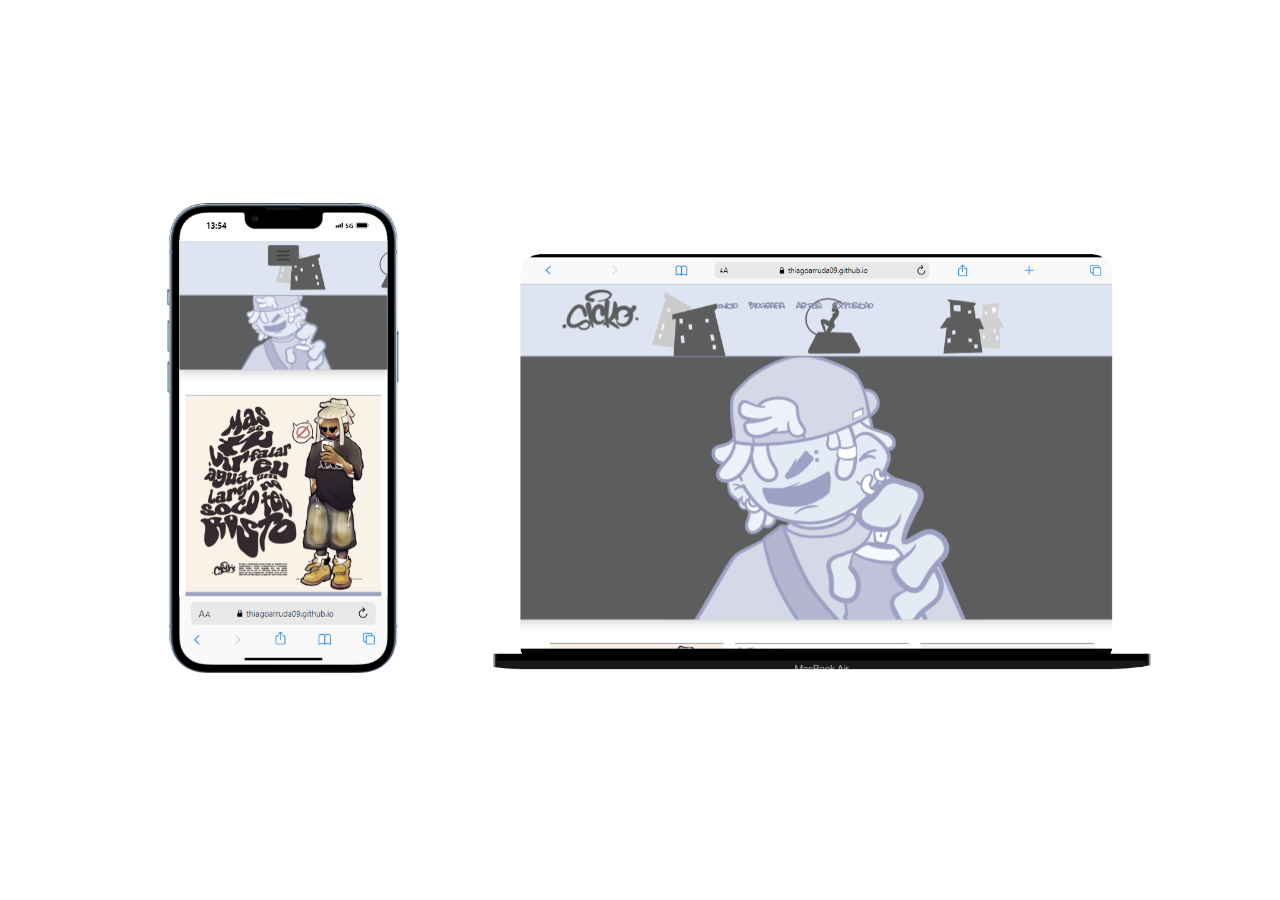
<file: index2.html>
<!DOCTYPE html>
<html lang="en">
<head>
    <meta charset="UTF-8">
    <meta name="viewport" content="width=device-width, initial-scale=1.0">
    <title>Document</title>
</head>
<body>
    <img src="imagens/site sicko.png" alt="" width="1200px">
</body>
</html>
</file>
